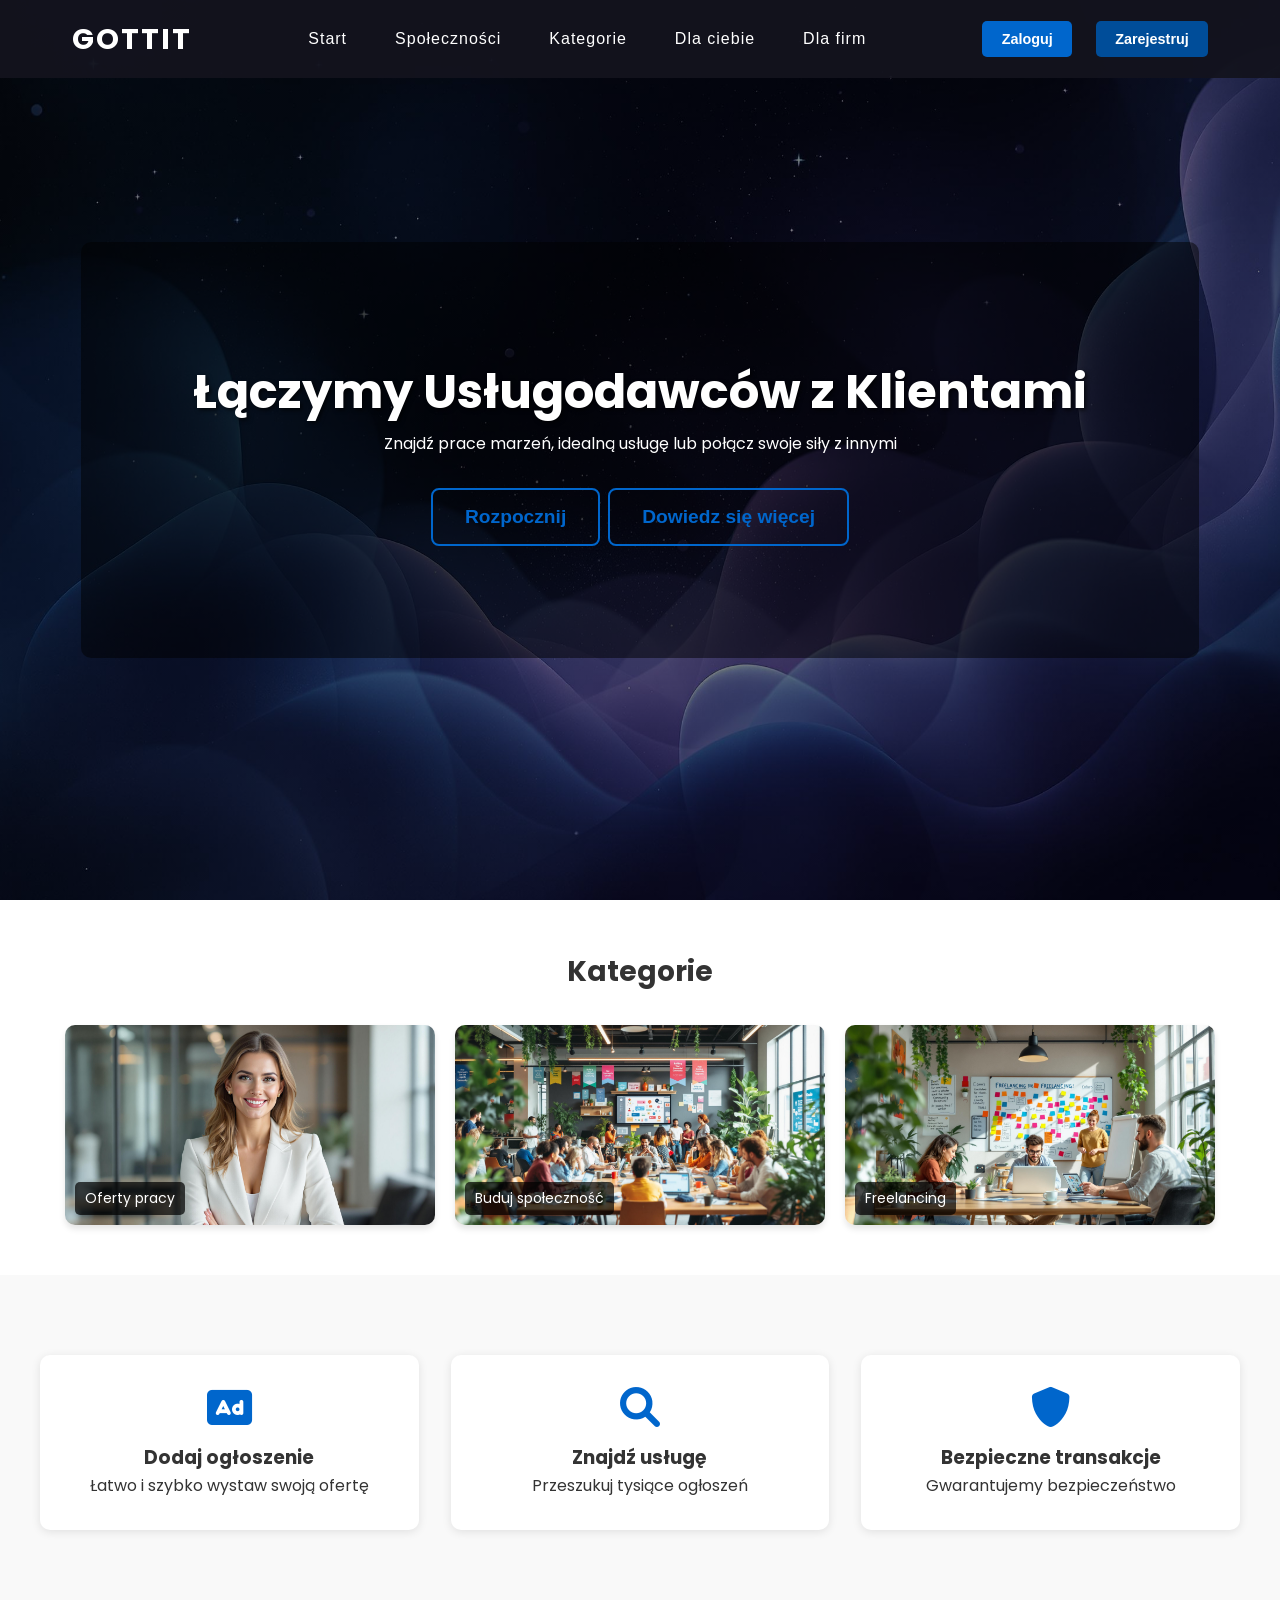
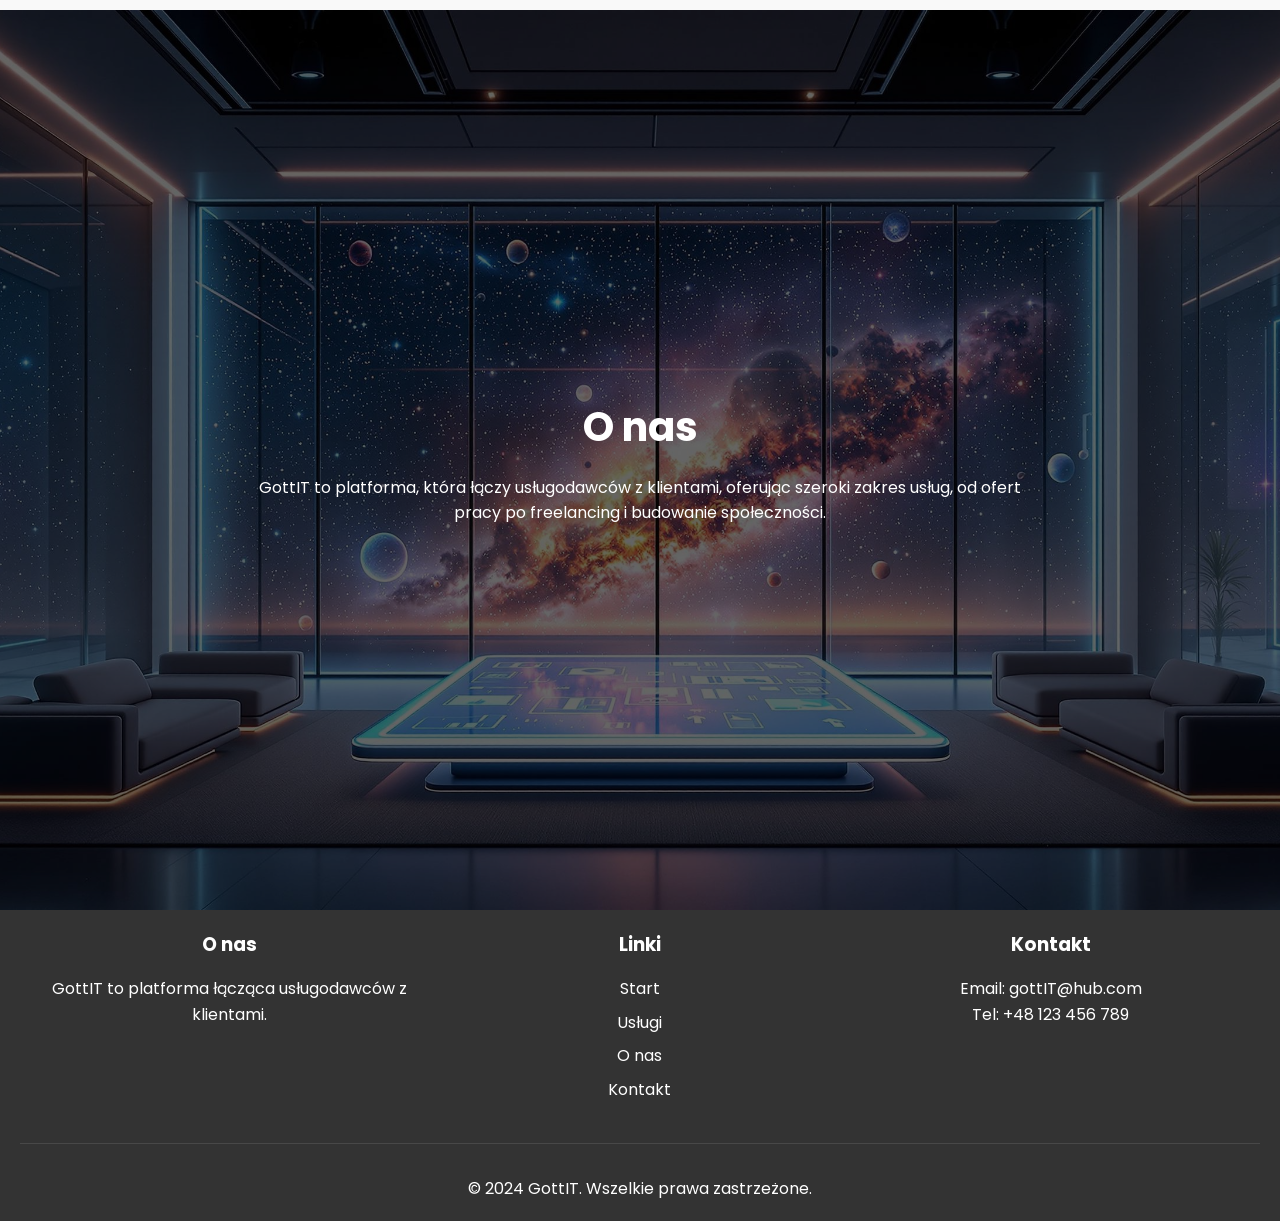
<file: index.html>
<!DOCTYPE html>
<html lang="pl">
<head>
    <meta charset="UTF-8">
    <meta name="viewport" content="width=device-width, initial-scale=1.0">
    <title>GottIT</title>

    <!-- Style CSS -->
    <link rel="stylesheet" href="home-page/css/style.css">
<link rel="stylesheet" href="./authorization/login.css">
<link rel="stylesheet" href="./authorization/register.css">
<link rel="stylesheet" href="home-page/css/aboutSection.css">
<link rel="stylesheet" href="home-page/css/responsive.css">
<link rel="stylesheet" href="components/headerSection.css">
<link rel="stylesheet" href="home-page/css/popularneKategorie.css">

    <!-- Font Awesome -->
    <link rel="stylesheet" href="https://cdnjs.cloudflare.com/ajax/libs/font-awesome/6.0.0/css/all.min.css">

    <!-- Google Fonts -->
    <link href="https://fonts.googleapis.com/css2?family=Poppins:wght@300;400;500;700&display=swap" rel="stylesheet">
</head>
<body>
    <!-- Header -->
    <header class="header">
        <nav class="nav-container">
            <div class="logo">
                <a href="index.html"><h1>GottIT</h1></a>
            </div>

            <!-- Przycisk hamburgera -->
            <div class="menu-toggle" onclick="toggleMenu()">
                <i class="fas fa-bars"></i>
            </div>

            <!-- Menu nawigacyjne -->
            <ul class="nav-menu">
                <li><a href="#home"><span>Start</span></a></li>
                <li><a href="./community/community.html"><span>Społeczności</span></a></li>
                <li><a href="#services"><span>Kategorie</span></a></li>
                <li><a href="./oferty-pracy/oferty-pracy.html"><span>Dla ciebie</span></a></li>
                <li><a href="#"><span>Dla firm</span></a></li>
            </ul>

            <!-- Przyciski logowania/rejestracji -->
            <div class="auth-buttons">
                <button class="btn login">Zaloguj</button>
                <button class="btn register">Zarejestruj</button>
            </div>
        </nav>
    </header>

    <!-- Hero Section -->
    <section class="hero" id="home">
        <div class="hero-content">
            <h1>Łączymy Usługodawców z Klientami</h1>
            <p>Znajdź prace marzeń, idealną usługę lub połącz swoje siły z innymi</p>
            <div class="hero-buttons">
                <button class="btn secondary">Rozpocznij</button>
                <button class="btn secondary" onclick="document.getElementById('about').scrollIntoView({ behavior: 'smooth' });">Dowiedz się więcej</button>
            </div>
        </div>
    </section>

    <!-- Kategorie Section -->
<section class="services" id="services">
    <h2>Kategorie</h2>
    <div class="services-grid">
        <div class="service-card" onclick="redirectToPage('oferty-pracy/oferty-pracy.html')">
            <img src="assets/hrWoman.jpg" alt="Oferty pracy">
            <div class="description">Oferty pracy</div>
            <div class="overlay">
                <h3>Oferty pracy</h3>
                <p>Kliknij, aby dowiedzieć się więcej</p>
            </div>
        </div>
        <div class="service-card" onclick="redirectToPage('./community/community.html')">
            <img src="assets/społecznosc.jpg" alt="Buduj społeczność">
            <div class="description">Buduj społeczność</div>
            <div class="overlay">
                <h3>Buduj społeczność</h3>
                <p>Połącz się z innymi</p>
            </div>
        </div>
        <div class="service-card" onclick="redirectToPage('freelancing.html')">
            <img src="assets/freelancing.jpg" alt="Freelancing">
            <div class="description">Freelancing</div>
            <div class="overlay">
                <h3>Freelancing</h3>
                <p>Znajdź idealne zlecenie</p>
            </div>
        </div>
    </div>
</section>

<!-- Features Section -->
<section class="features">
    <div class="feature-container">
        <div class="feature-card">
            <i class="fas fa-ad"></i>
            <h3>Dodaj ogłoszenie</h3>
            <p>Łatwo i szybko wystaw swoją ofertę</p>
        </div>
        <div class="feature-card">
            <i class="fas fa-search"></i>
            <h3>Znajdź usługę</h3>
            <p>Przeszukuj tysiące ogłoszeń</p>
        </div>
        <div class="feature-card">
            <i class="fas fa-shield-alt"></i>
            <h3>Bezpieczne transakcje</h3>
            <p>Gwarantujemy bezpieczeństwo</p>
        </div>
    </div>
</section>

    <!-- About Section -->
    <section class="about" id="about">
        <div class="about-container">
            <img src="assets/aboutImage.jpg" alt="O nas" class="about-image">
            <div class="about-overlay">
                <h2>O nas</h2>
                <p>GottIT to platforma, która łączy usługodawców z klientami, oferując szeroki zakres usług, od ofert pracy po freelancing i budowanie społeczności.</p>
            </div>
        </div>
    </section>

    <!-- Footer -->
    <footer class="footer">
        <div class="footer-content">
            <div class="footer-section">
                <h3>O nas</h3>
                <p>GottIT to platforma łącząca usługodawców z klientami.</p>
            </div>
            <div class="footer-section">
                <h3>Linki</h3>
                <ul>
                    <li><a href="#home">Start</a></li>
                    <li><a href="#services">Usługi</a></li>
                    <li><a href="#about">O nas</a></li>
                    <li><a href="#contact">Kontakt</a></li>
                </ul>
            </div>
            <div class="footer-section">
                <h3>Kontakt</h3>
                <p>Email: gottIT@hub.com</p>
                <p>Tel: +48 123 456 789</p>
            </div>
        </div>
        <div class="footer-bottom">
            <p>&copy; 2024 GottIT. Wszelkie prawa zastrzeżone.</p>
        </div>
    </footer>
    <script src="authorization/login.js"></script>
    <script src="authorization/register.js"></script>
    <script src="home-page/js/smoothScrolling.js"></script>
</body>
</html>
</file>
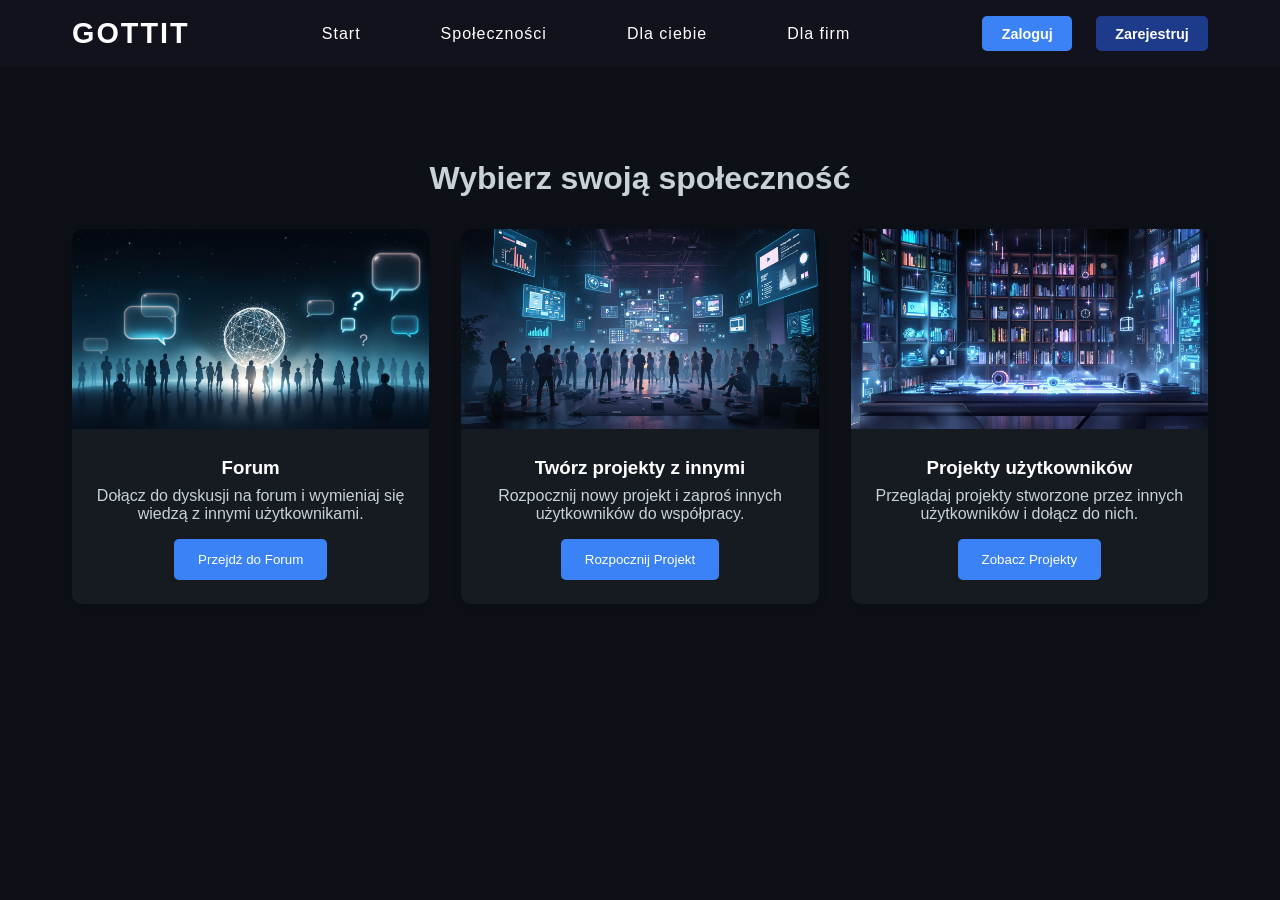
<file: community/community.html>
<!DOCTYPE html>
<html lang="pl">
<head>
    <meta charset="UTF-8">
    <meta name="viewport" content="width=device-width, initial-scale=1.0">
    <title>GottIT - Społeczności</title>
    <link rel="stylesheet" href="https://cdnjs.cloudflare.com/ajax/libs/font-awesome/6.0.0/css/all.min.css">
    <link rel="stylesheet" href="../authorization/login.css">
    <link rel="stylesheet" href="../authorization/register.css">
    <link rel="stylesheet" href="../home-page/css/responsive.css">
    <link rel="stylesheet" href="../components/headerSection.css">
    <link rel="stylesheet" href="./community.css">
</head>
<body>
    <header class="header">
        <nav class="nav-container">
            <div class="logo">
                <a href="../index.html"><h1>GottIT</h1></a>
            </div>
            <ul class="nav-menu">
                <li><a href="../index.html">Start</a></li>
                <li><a href="#post-ad">Społeczności</a></li>
                <li><a href="../oferty-pracy/oferty-pracy.html">Dla ciebie</a></li>
                <li><a href="#">Dla firm</a></li>
            </ul>

            <div class="auth-buttons">
                <button class="btn login">Zaloguj</button>
                <button class="btn register">Zarejestruj</button>
            </div>
        </nav>
    </header>

    <main class="content-area">
        <h1>Wybierz swoją społeczność</h1>
        <div class="community-grid">
            <!-- Forum -->
            <div class="community-card">
                <img src="../assets/forum.jpg" alt="Forum">
                <div class="community-info">
                    <h3>Forum</h3>
                    <p>Dołącz do dyskusji na forum i wymieniaj się wiedzą z innymi użytkownikami.</p>
                    <button class="btn primary" onclick="location.href='forum.html'">Przejdź do Forum</button>
                </div>
            </div>

            <!-- Twórz projekty z innymi -->
            <div class="community-card">
                <img src="../assets/groupsImage.jpg" alt="Twórz projekty">
                <div class="community-info">
                    <h3>Twórz projekty z innymi</h3>
                    <p>Rozpocznij nowy projekt i zaproś innych użytkowników do współpracy.</p>
                    <button class="btn primary" onclick="location.href='create-project.html'">Rozpocznij Projekt</button>
                </div>
            </div>

            <!-- Projekty użytkowników -->
            <div class="community-card">
                <img src="../assets/userProjects.jpg" alt="Projekty użytkowników">
                <div class="community-info">
                    <h3>Projekty użytkowników</h3>
                    <p>Przeglądaj projekty stworzone przez innych użytkowników i dołącz do nich.</p>
                    <button class="btn primary" onclick="location.href='user-projects.html'">Zobacz Projekty</button>
                </div>
            </div>
        </div>
    </main>
    <script src="../authorization/login.js"></script>
    <script src="../authorization/register.js"></script>
    <script src="../home-page/js/smoothScrolling.js"></script>
</body>
</html>
</file>
<file: home-page/css/style.css>
/* Reset i zmienne */
:root {
    --primary-color: #0066cc;
    --secondary-color: #004d99;
    --background-color: #ffffff;
    --text-color: #333333;
    --accent-color: #ff6b6b;
}

* {
    margin: 0;
    padding: 0;
    box-sizing: border-box;
}

body {
    font-family: 'Poppins', sans-serif; /* Profesjonalna czcionka */
    line-height: 1.6;
    color: var(--text-color);
}


/* Buttons */
.btn {
    padding: 8px 15px;
    border: none;
    border-radius: 5px;
    cursor: pointer;
}

.btn.primary {
    background-color: var(--primary-color);
    color: white;
}

.btn.secondary {
    background-color: transparent;
    border: 2px solid var(--primary-color);
    color: var(--primary-color);
}

.btn:hover {
    transform: translateY(-2px);
    box-shadow: 0 2px 8px rgba(0,0,0,0.2);
}

.btn.login {
    background-color: #007bff;
    color: #fff;
}

.btn.register {
    background-color: #28a745;
    color: #fff;
}

/* Hero Section */
.hero {
    height: 100vh;
    background: linear-gradient(rgba(0,0,0,0.5), rgba(0,0,0,0.5)), url('/assets/homeImage.jpg');
    background-size: cover;
    background-position: center;
    display: flex;
    align-items: center;
    justify-content: center;
    text-align: center;
    color: white;
}

.hero-content {
    background-color: rgba(0, 0, 0, 0.5); /* Ciemne półprzezroczyste tło */
    padding: 7rem;
    border-radius: 10px; /* Zaokrąglone rogi */
    display: inline-block; /* Dopasowanie tła do tekstu */
    margin: 0 auto; /* Wyśrodkowanie */
}

.hero-content h1 {
    color: #ffffff; /* Biały tekst */
    text-shadow: 2px 2px 4px rgba(0, 0, 0, 0.7); /* Cień dla lepszej widoczności */
    font-size: 3rem; /* Zwiększ rozmiar czcionki */
    font-weight: bold; /* Wzmocnij grubość czcionki */
    text-align: center; /* Wyśrodkuj tekst */
}

/* Przyciski w sekcji hero */
.hero-content .btn {
    display: inline-block;
    padding: 1rem 2rem; /* Większe przyciski */
    font-size: 1.2rem; /* Większy tekst */
    font-weight: 600;
    border-radius: 8px;
    text-decoration: none;
    cursor: pointer;
    transition: all 0.3s ease;
}

.hero-buttons {
    margin-top: 2rem; /* Przesuwa przyciski bardziej w dół */
    display: flex;
    gap: 0.5rem; /* Odstęp między przyciskami */
    justify-content: center; /* Wyśrodkowanie przycisków */
}

.hero-content .btn.primary {
    background-color: var(--primary-color);
    color: white;
    border: none;
}

.hero-content .btn.secondary {
    background-color: transparent;
    color: var(--primary-color);
    border: 2px solid var(--primary-color);
}

.hero-content .btn:hover {
    transform: translateY(-3px); /* Animacja podniesienia */
    box-shadow: 0 4px 10px rgba(0, 0, 0, 0.2); /* Cień przy najechaniu */
}

.hero-content .btn.primary:hover {
    background-color: #0056b3; /* Ciemniejszy niebieski */
}

.hero-content .btn.secondary:hover {
    background-color: var(--primary-color);
    color: white;
}

/* Features Section */
.features {
    padding: 5rem 2rem;
    background-color: #f9f9f9;
}

.feature-container {
    max-width: 1200px;
    margin: 0 auto;
    display: grid;
    grid-template-columns: repeat(auto-fit, minmax(300px, 1fr));
    gap: 2rem;
}

.feature-card {
    text-align: center;
    padding: 2rem;
    background: white;
    border-radius: 10px;
    box-shadow: 0 2px 10px rgba(0,0,0,0.1);
    transition: transform 0.3s ease;
}

.feature-card:hover {
    transform: translateY(-5px);
}

.feature-card i {
    font-size: 2.5rem;
    color: var(--primary-color);
    margin-bottom: 1rem;
}

/* Services Section */
.services {
    padding: 5rem 2rem;
}

.services h2 {
    text-align: center;
    margin-bottom: 3rem;
}

.services-grid {
    max-width: 1200px;
    margin: 0 auto;
    display: grid;
    grid-template-columns: repeat(auto-fit, minmax(300px, 1fr));
    gap: 2rem;
}

.service-card {
    position: relative;
    overflow: hidden;
    border-radius: 10px;
    box-shadow: 0 2px 10px rgba(0,0,0,0.1);
}

.service-card img {
    width: 100%;
    height: 200px;
    object-fit: cover;
}

.service-card h3 {
    position: absolute;
    bottom: 0;
    width: 100%;
    padding: 1rem;
    background: rgba(0,0,0,0.7);
    color: white;
    margin: 0;
}

/* Footer */
footer {
    background-color: #333;
    color: #fff;
    padding: 20px;
    text-align: center;
}

.footer-content {
    max-width: 1200px;
    margin: 0 auto;
    display: grid;
    grid-template-columns: repeat(auto-fit, minmax(250px, 1fr));
    gap: 2rem;
}

.footer-section h3 {
    margin-bottom: 1rem;
}

.footer-section ul {
    list-style: none;
}

.footer-section ul li {
    margin-bottom: 0.5rem;
}

.footer-section a {
    color: white;
    text-decoration: none;
}

.footer-bottom {
    text-align: center;
    margin-top: 2rem;
    padding-top: 2rem;
    border-top: 1px solid rgba(255,255,255,0.1);
}
</file>
<file: authorization/login.css>
/* Modal podstawowy */
.login-modal {
    display: none;
    position: fixed;
    top: 0;
    left: 0;
    width: 100%;
    height: 100%;
    background-color: rgba(0, 0, 0, 0.5);
    z-index: 1000;
    justify-content: center;
    align-items: center;
}

/* Kontener modalu */
.modal-content {
    background-color: white;
    padding: 2rem;
    border-radius: 8px;
    width: 100%;
    max-width: 500px;
    box-shadow: 0 2px 10px rgba(0, 0, 0, 0.1);
    position: relative;
    animation: slideIn 0.3s ease-out;
}

/* Sekcja metod logowania */
.login-methods {
    display: flex;
    flex-direction: column;
    gap: 15px;
    padding: 20px;
}

/* Przyciski metod logowania */
.login-method-btn {
    display: flex;
    align-items: center;
    padding: 12px 20px;
    border: none;
    border-radius: 5px;
    font-size: 16px;
    cursor: pointer;
    transition: all 0.3s ease;
    background: #fff;
    border: 1px solid #ddd;
}

.login-method-btn i {
    margin-right: 10px;
    font-size: 20px;
    width: 24px;
    text-align: center;
}

/* Style dla poszczególnych przycisków */
.login-method-btn.facebook {
    background: #1877f2;
    color: white;
}

.login-method-btn.google {
    background: white;
    color: #444;
    border: 1px solid #ddd;
}

.login-method-btn.email {
    background: #2ecc71;
    color: white;
}

.login-method-btn.register-option {
    background: #3498db;
    color: white;
}

.login-method-btn:hover {
    transform: translateY(-2px);
    box-shadow: 0 2px 8px rgba(0,0,0,0.1);
}

/* Separator */
.divider {
    display: flex;
    align-items: center;
    text-align: center;
    margin: 15px 0;
}

.divider::before,
.divider::after {
    content: '';
    flex: 1;
    border-bottom: 1px solid #ddd;
}

.divider span {
    padding: 0 10px;
    color: #666;
    font-size: 14px;
}

/* Przycisk zamykania */
.close-modal {
    position: absolute;
    top: 10px;
    right: 10px;
    font-size: 24px;
    background: none;
    border: none;
    cursor: pointer;
    color: #666;
}

.close-modal:hover {
    color: #333;
}

/* Animacje */
@keyframes slideIn {
    from {
        transform: translateY(-20px);
        opacity: 0;
    }
    to {
        transform: translateY(0);
        opacity: 1;
    }
}

/* Responsywność */
@media screen and (max-width: 600px) {
    .modal-content {
        margin: 1rem;
        padding: 1.5rem;
    }
    
    .login-methods {
        padding: 10px;
    }
    
    .login-method-btn {
        padding: 10px 15px;
        font-size: 14px;
    }
}
</file>
<file: authorization/register.css>
/* Modal podstawowy */
.registration-modal {
    display: none;
    position: fixed;
    top: 0;
    left: 0;
    width: 100%;
    height: 100%;
    background-color: rgba(0, 0, 0, 0.5);
    z-index: 1000;
    justify-content: center;
    align-items: center;
    overflow-y: auto; /* Dodano przewijanie w przypadku małych ekranów */
}

/* Kontener modalu */
.modal-content {
    background-color: white;
    padding: 2rem;
    border-radius: 12px; /* Większe zaokrąglenie */
    width: 100%;
    max-width: 450px; /* Zmniejszono szerokość */
    box-shadow: 0 4px 15px rgba(0, 0, 0, 0.2); /* Wyraźniejszy cień */
    position: relative;
    animation: slideIn 0.3s ease-out;
}

/* Nagłówek modalu */
.modal-header {
    margin-bottom: 1.5rem;
    text-align: center;
    font-size: 1.5rem;
    font-weight: 600;
    color: #333;
    position: relative;
}

.modal-header h2 {
    margin: 0;
}

.close-modal {
    position: absolute;
    top: 10px;
    right: 10px;
    font-size: 1.5rem;
    background: none;
    border: none;
    cursor: pointer;
    color: #666;
    transition: color 0.3s ease;
}

.close-modal:hover {
    color: #333;
}

/* Pasek postępu */
.progress-bar {
    width: 100%;
    height: 6px;
    background-color: #e0e0e0;
    border-radius: 4px;
    margin: 1rem 0 1.5rem 0;
    overflow: hidden;
}

.progress-bar-fill {
    height: 100%;
    background-color: #007bff;
    transition: width 0.3s ease;
}

/* Elementy formularza */
.form-group {
    margin-bottom: 1.2rem;
}

.form-group label {
    display: block;
    margin-bottom: 0.5rem;
    color: #333;
    font-weight: 500;
    font-size: 0.95rem;
}

.form-group input {
    width: 100%;
    padding: 0.6rem 0.8rem;
    border: 1px solid #ddd;
    border-radius: 6px;
    font-size: 0.95rem;
    transition: border-color 0.3s ease, box-shadow 0.3s ease;
}

.form-group input:focus {
    outline: none;
    border-color: #007bff;
    box-shadow: 0 0 0 3px rgba(0, 123, 255, 0.2);
}

/* Styl dla checkboxa */
.form-checkbox {
    display: flex;
    align-items: center;
    margin-bottom: 1.5rem;
}

.form-checkbox label {
    display: flex;
    align-items: center;
    font-size: 0.9rem;
    color: #333;
    
}

.form-checkbox input[type="checkbox"] {
    margin-right: 0.5rem;
}

/* Przycisk submit */
.form-submit {
    text-align: center;
}

.form-submit .register-submit {
    padding: 0.6rem 1.2rem;
    font-size: 1rem;
    background-color: #007bff;
    color: white;
    border: none;
    border-radius: 6px;
    cursor: pointer;
    transition: background-color 0.3s ease, transform 0.2s ease;
}

.form-submit .register-submit:hover {
    background-color: #0056b3;
    transform: translateY(-2px);
}

.form-row {
    display: flex;
    gap: 15px; /* Odstęp między polami */
    margin-bottom: 1.2rem;
}

.form-row .form-group {
    flex: 1; /* Każde pole zajmuje równą przestrzeń */
    margin-bottom: 0; /* Usuwamy domyślny margines */
}

/* Przyciski metod rejestracji */
.registration-methods {
    display: flex;
    flex-direction: column;
    gap: 15px;
    padding: 20px;
}

.registration-method-btn {
    display: flex;
    align-items: center;
    justify-content: center;
    padding: 12px 20px;
    border: none;
    border-radius: 6px;
    font-size: 1rem;
    cursor: pointer;
    transition: all 0.3s ease;
    background: #f9f9f9;
    border: 1px solid #ddd;
    color: #333;
}

.registration-method-btn i {
    margin-right: 10px;
    font-size: 1.2rem;
}

.registration-method-btn.facebook {
    background: #1877f2;
    color: white;
}

.registration-method-btn.google {
    background: white;
    color: #444;
    border: 1px solid #ddd;
}

.registration-method-btn.email {
    background: #2ecc71;
    color: white;
}

.registration-method-btn:hover {
    transform: translateY(-2px);
    box-shadow: 0 4px 10px rgba(0, 0, 0, 0.1);
}

/* Komunikaty */
.verification-message,
.success-message {
    text-align: center;
    padding: 2rem 0;
}

.verification-message i,
.success-message i {
    font-size: 3rem;
    color: #007bff;
    margin-bottom: 1rem;
}

.success-message i {
    color: #28a745;
}

/* Timer ponownego wysłania */
.resend-timer {
    color: #666;
    margin: 1rem 0;
}

.resend-button {
    background: none;
    border: none;
    color: #007bff;
    cursor: pointer;
    text-decoration: underline;
    padding: 0.5rem 1rem;
}

.resend-button:disabled {
    color: #999;
    cursor: not-allowed;
    text-decoration: none;
}

/* Animacje */
@keyframes slideIn {
    from {
        transform: translateY(-20px);
        opacity: 0;
    }
    to {
        transform: translateY(0);
        opacity: 1;
    }
}

/* Responsywność */
@media screen and (max-width: 600px) {
    .modal-content {
        margin: 1rem;
        padding: 1.5rem;
    }

    .form-group {
        margin-bottom: 1rem;
    }

    .registration-method-btn {
        font-size: 0.9rem;
        padding: 10px 15px;
    }
}
</file>
<file: home-page/css/aboutSection.css>
/* aboutSection.css */

/* Modyfikacja sekcji about */
.about {
    padding: 0;
    margin: 0;
    width: 100%;
    height: 100vh;
    position: relative;
    scroll-margin-top: 70px; /* Dostosowujemy do wysokości headera */
}

.about-container {
    position: relative;
    width: 100%;
    height: 100%;
}

.about-image {
    width: 100%;
    height: 100vh;
    object-fit: cover;
    display: block;
    margin: 0;
    padding: 0;
}

.about-overlay {
    position: absolute;
    top: 0;
    left: 0;
    right: 0;
    bottom: 0;
    background: rgba(0, 0, 0, 0.6);
    display: flex;
    flex-direction: column;
    justify-content: center;
    align-items: center;
    padding: 2rem;
    color: white;
    text-align: center;
}

/* Globalne ustawienie dla scrollowania */
html {
    scroll-padding-top: 70px;
}

.about-overlay h2 {
    margin-bottom: 1rem;
    font-size: 2.5rem;
}

.about-overlay p {
    max-width: 800px;
    line-height: 1.6;
}
</file>
<file: home-page/css/responsive.css>
/* Responsive Design */
@media screen and (max-width: 768px) {
    .nav-container {
        flex-direction: column;
        padding: 1rem;
    }

    .nav-menu {
        margin: 1rem 0;
        flex-direction: column;
        text-align: center;
    }

    .nav-menu li {
        margin: 0.5rem 0;
    }

    .hero-content h1 {
        font-size: 2.5rem;
    }

    .feature-container {
        grid-template-columns: 1fr;
    }

    .services-grid {
        grid-template-columns: 1fr;
    }

    .footer-content {
        grid-template-columns: 1fr;
        text-align: center;
    }
}

@media screen and (max-width: 480px) {
    .hero-content h1 {
        font-size: 2rem;
    }

    .btn {
        padding: 0.6rem 1.2rem;
    }

    .feature-card {
        padding: 1.5rem;
    }
}
</file>
<file: components/headerSection.css>
/* Header */
.header {
    position: fixed;
    width: 100%;
    background: rgba(20, 20, 30, 0.95); /* Ciemne tło */
    padding: 1rem 0;
    box-shadow: 0 2px 5px rgba(0, 0, 0, 0.1);
    z-index: 9999;
    transition: background 0.3s ease, box-shadow 0.3s ease;
}

.header:hover {
    background: rgba(20, 20, 30, 0.9); /* Ciemne tło pozostaje takie samo */
    box-shadow: 0 4px 10px rgba(0, 0, 0, 0.2); /* Opcjonalnie cień */
}

.nav-container {
    max-width: 1200px;
    margin: 0 auto;
    display: flex;
    justify-content: space-between;
    align-items: center;
    padding: 0 2rem;
}

.nav-menu {
    display: flex;
    list-style: none;
}

.nav-menu li {
    margin: 0 1.5rem;
}

.nav-menu a {
    text-decoration: none;
    color: white; /* Biały kolor */
    font-family: 'Montserrat', sans-serif; /* Profesjonalna czcionka */
    font-weight: 500; /* Średnia grubość */
    font-size: 1rem; /* Rozmiar tekstu */
    letter-spacing: 1px; /* Odstępy między literami */
    transition: color 0.3s ease, transform 0.3s ease;
}

.nav-menu a:hover {
    color: var(--primary-color); /* Zmiana koloru na hover */
    transform: scale(1.1); /* Powiększenie przy najechaniu */
}

.logo {
    transition: transform 0.3s ease;
}

.logo:hover {
    transform: scale(1.05);
}

.logo h1 {
    font-family: 'Poppins', sans-serif;
    font-size: 1.8rem;
    font-weight: 700;
    color: white;
    text-transform: uppercase;
    letter-spacing: 2px;
    margin: 0;
    position: relative;
    transition: color 0.3s ease;
}

.logo h1::after {
    content: '';
    position: absolute;
    width: 0;
    height: 2px;
    bottom: -4px;
    left: 0;
    background-color: var(--primary-color);
    transition: width 0.3s ease;
}

.logo:hover h1 {
    color: var(--primary-color);
}

.logo:hover h1::after {
    width: 100%;
}

.logo a {
    text-decoration: none; /* Usuwa kreskę pod linkiem */
}

.logo a:hover {
    text-decoration: none; /* Zapobiega pojawianiu się kreski przy najechaniu */
}

/* Buttons in Header */
.auth-buttons {
    display: flex;
    gap: 1.5rem;
}

.auth-buttons .btn {
    padding: 0.6rem 1.2rem;
    border: none;
    border-radius: 5px;
    font-weight: 600;
    font-size: 0.9rem;
    cursor: pointer;
    transition: all 0.3s ease;
}

.auth-buttons .btn.login {
    background-color: var(--primary-color);
    color: white;
}

.auth-buttons .btn.register {
    background-color: var(--secondary-color);
    color: white;
}

.auth-buttons .btn:hover {
    transform: translateY(-2px); /* Subtelne podniesienie */
    box-shadow: 0 4px 8px rgba(0, 0, 0, 0.2); /* Cień przy najechaniu */
}

/* Responsywność dla nagłówka */
.menu-toggle {
    display: none; /* Domyślnie ukryty */
    font-size: 1.5rem;
    cursor: pointer;
    color: var(--text-color);
}

@media (max-width: 768px) {
    .menu-toggle {
        display: block; /* Pokaż na mniejszych ekranach */
    }

    .nav-menu {
        display: none; /* Ukryj menu domyślnie */
        flex-direction: column;
        width: 100%;
        background: rgba(20, 20, 30, 0.9);
        position: absolute;
        top: 100%;
        left: 0;
        box-shadow: 0 2px 10px rgba(0, 0, 0, 0.1);
    }

    .nav-menu.active {
        display: flex; /* Pokaż menu po kliknięciu */
    }

    .nav-menu li {
        margin: 0.5rem 0;
    }
}
</file>
<file: home-page/css/popularneKategorie.css>
/* Sekcja "Popularne kategorie" */
 .services {
    padding: 50px 20px;
    text-align: center;
}

.services h2 {
    margin-bottom: 30px;
    font-size: 28px;
    color: #333;
}

.services-grid {
    display: flex;
    justify-content: center;
    gap: 20px;
    flex-wrap: wrap;
}

.service-card {
    position: relative;
    width: 370px;
    height: 200px;
    overflow: hidden;
    border-radius: 10px;
    box-shadow: 0 4px 6px rgba(0, 0, 0, 0.1);
    cursor: pointer;
    transition: transform 0.3s ease, box-shadow 0.3s ease;
}

.service-card:hover {
    transform: scale(1.05);
    box-shadow: 0 6px 10px rgba(0, 0, 0, 0.2);
}

.service-card img {
    width: 100%;
    height: 100%;
    object-fit: cover;
    transition: transform 0.3s ease;
}

.service-card:hover img {
    transform: scale(1.1);
}

.service-card .overlay {
    position: absolute;
    top: 0;
    left: 0;
    width: 100%;
    height: 100%;
    background: rgba(0, 0, 0, 0.5);
    color: #fff;
    display: flex;
    flex-direction: column;
    justify-content: center;
    align-items: center;
    opacity: 0;
    transition: opacity 0.3s ease;
}

.service-card:hover .overlay {
    opacity: 1;
}

.overlay h3 {
    margin: 0;
    font-size: 20px;
}

.overlay p {
    margin: 10px 0 0;
    font-size: 14px;
}

.service-card .description {
    position: absolute;
    bottom: 10px;
    left: 10px;
    background: rgba(0, 0, 0, 0.7);
    color: white;
    padding: 5px 10px;
    border-radius: 5px;
    font-size: 14px;
    opacity: 1; /* Widoczny domyślnie */
    transition: opacity 0.3s ease;
}

.service-card:hover .description {
    opacity: 0; /* Ukrywa opis po najechaniu */
}
</file>
<file: community/community.css>
:root {
    --primary-color: #3b82f6;
    --secondary-color: #1e3a8a;
    --text-color: #c9d1d9;
    --bg-dark: #0d1117;
    --bg-darker: #161b22;
}

* {
    margin: 0;
    padding: 0;
    box-sizing: border-box;
    font-family: 'Poppins', sans-serif;
}

body {
    background-color: var(--bg-dark);
    color: var(--text-color);
}

.header {
    position: fixed;
    top: 0;
    width: 100%;
    background: rgba(20, 20, 30, 0.95);
    padding: 1rem 0;
    box-shadow: 0 2px 5px rgba(0, 0, 0, 0.1);
    z-index: 9999;
    transition: background 0.3s ease, box-shadow 0.3s ease;
}

.nav-container {
    max-width: 1200px;
    margin: 0 auto;
    padding: 0 2rem;
    display: flex;
    justify-content: space-between;
    align-items: center;
}

.logo h1 {
    color: white;
    font-size: 1.8rem;
}

.nav-menu {
    display: flex;
    gap: 2rem;
    list-style: none;
}

.nav-menu a {
    color: white;
    text-decoration: none;
    font-size: 1rem;
}

.content-area {
    max-width: 1200px;
    margin: 10rem auto 2rem; /* Adjusted margin to push content below the header */
    padding: 0 2rem;
    text-align: center;
}

.community-grid {
    display: grid;
    grid-template-columns: repeat(auto-fit, minmax(300px, 1fr));
    gap: 2rem;
    margin-top: 2rem;
    justify-content: center; /* Center the grid */
}

.community-card {
    background: var(--bg-darker);
    border-radius: 10px;
    overflow: hidden;
    transition: transform 0.3s ease;
    box-shadow: 0 4px 10px rgba(0, 0, 0, 0.2);
}

.community-card:hover {
    transform: translateY(-5px);
    box-shadow: 0 6px 15px rgba(0, 0, 0, 0.3);
}

.community-card img {
    width: 100%;
    height: 200px;
    object-fit: cover;
}

.community-info {
    padding: 1.5rem;
}

.community-info h3 {
    color: white;
    margin-bottom: 0.5rem;
}

.community-info p {
    color: var(--text-color);
    margin-bottom: 1rem;
}

.btn {
    padding: 0.8rem 1.5rem;
    border: none;
    border-radius: 5px;
    cursor: pointer;
    font-weight: 500;
    transition: transform 0.3s ease;
}

.btn.primary {
    background: var(--primary-color);
    color: white;
}

.btn:hover {
    transform: translateY(-2px);
}

@media (max-width: 768px) {
    .community-grid {
        grid-template-columns: 1fr;
    }
}
</file>
